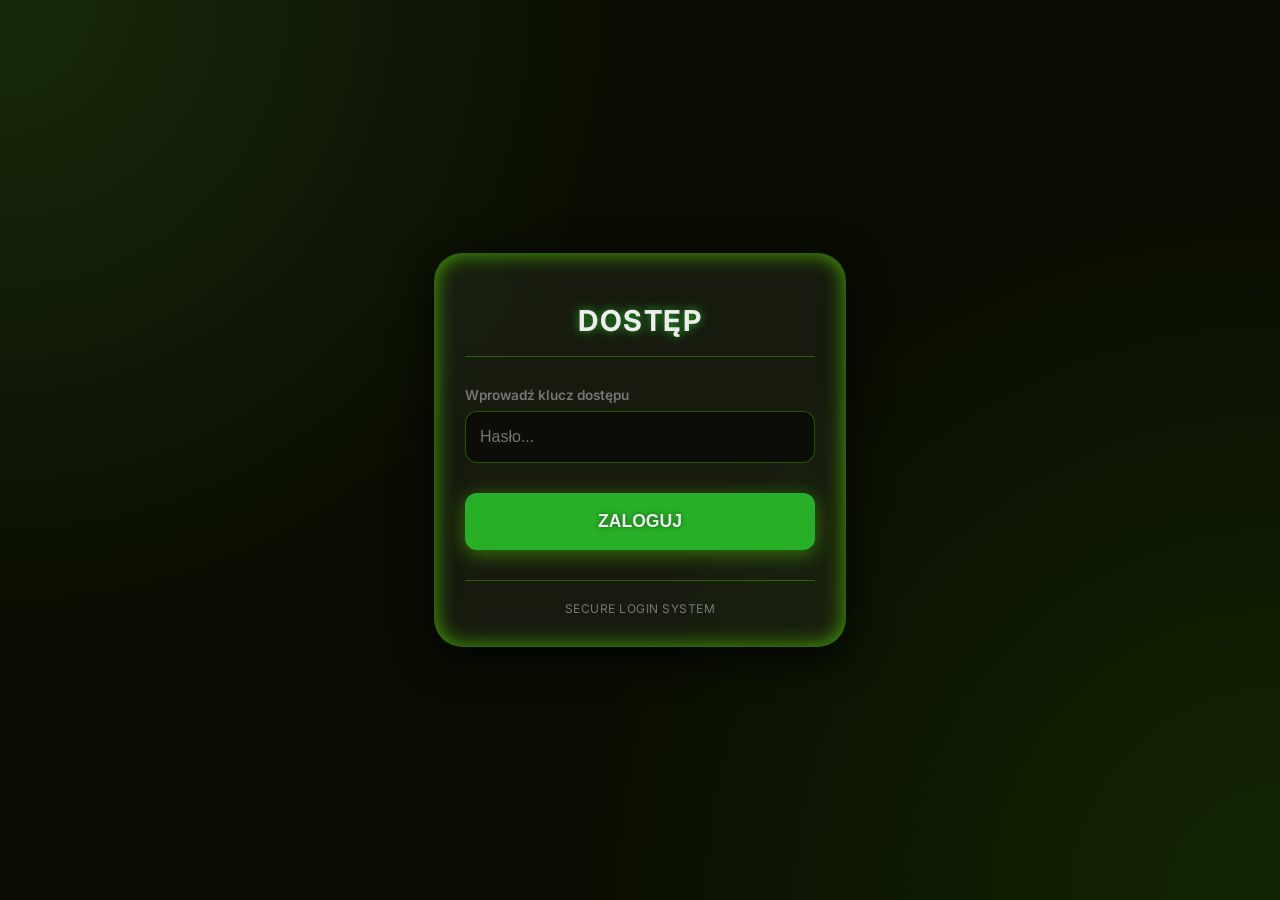
<file: index.html>
<!DOCTYPE html>
<html lang="pl">
<head>
    <meta charset="UTF-8">
    <meta name="viewport" content="width=device-width, initial-scale=1.0">
    <title>Wymagana Autoryzacja</title>

    <style>
        /* --- TWÓJ ORYGINALNY STYL --- */
        @import url('https://fonts.googleapis.com/css2?family=Inter:wght@400;500;600;700;800&display=swap');

        :root {
            --bg-dark: #0a0e02;
            --bg-mid: #17270a;
            --text-light: #eeeeee;
            --text-subtle: #777777;
            --glass-fill: rgba(255, 255, 255, 0.05);
            --border-clear: rgba(100, 255, 0, 0.3);
            --accent-green: #27b027;
            --accent-glow: rgba(100, 255, 0, 0.6);
            --shadow-button: rgba(100, 255, 0, 0.4);
            --error-red: #ff3333;
            --success-green: #33ff33;
            --accent-blue: #3366ff;
        }

        body {
            font-family: 'Inter', sans-serif;
            background-color: var(--bg-dark);
            color: var(--text-light);
            display: flex;
            flex-direction: column;
            justify-content: center;
            align-items: center;
            min-height: 100vh;
            margin: 0;
            padding: 15px;
            box-sizing: border-box;
            background-image: radial-gradient(circle at top left, var(--bg-mid) 5%, transparent 40%),
                                radial-gradient(circle at bottom right, rgba(100, 255, 0, 0.1) 0%, transparent 45%);
        }

        .container {
            background: var(--glass-fill);
            backdrop-filter: blur(20px) brightness(1.1);
            -webkit-backdrop-filter: blur(20px) brightness(1.1);
            padding: 30px;
            border-radius: 28px;
            border: 1px solid var(--border-clear);
            box-shadow: 0 10px 40px rgba(0, 0, 0, 0.9), 0 0 20px var(--accent-glow) inset;
            width: 100%;
            max-width: 350px;
        }

        h1 {
            color: var(--text-light);
            text-align: center;
            margin-bottom: 30px;
            font-weight: 700;
            letter-spacing: 1.5px;
            font-size: 1.8rem;
            text-shadow: 0 0 10px var(--accent-green);
            border-bottom: 1px solid var(--border-clear);
            padding-bottom: 18px;
        }

        .form-group {
            margin-bottom: 20px;
            position: relative;
            transition: transform 0.2s ease-out;
        }

        label {
            display: block;
            margin-bottom: 8px;
            font-weight: 600;
            color: var(--text-subtle);
            font-size: 0.85rem;
            transition: color 0.3s;
        }

        .form-group:focus-within label {
            color: var(--accent-green);
            text-shadow: 0 0 8px var(--accent-green);
        }

        /* Używam input[type="password"] z tym samym stylem co text */
        input[type="password"] {
            width: 100%;
            padding: 16px 14px;
            border: 1px solid var(--border-clear);
            border-radius: 12px;
            box-sizing: border-box;
            background-color: rgba(0, 0, 0, 0.5);
            color: var(--text-light);
            transition: border-color 0.3s, box-shadow 0.3s;
            font-size: 1rem;
            outline: none;
        }

        input[type="password"]:focus {
            border-color: var(--accent-green);
            box-shadow: 0 0 0 4px var(--accent-glow);
            background-color: var(--bg-mid);
        }

        /* Styl przycisku logowania (taki sam jak generateButton) */
        #loginButton {
            width: 100%;
            padding: 18px 20px;
            border: none;
            border-radius: 12px;
            cursor: pointer;
            font-size: 1.1rem;
            font-weight: 700;
            transition: all 0.2s ease;
            margin-top: 10px;
            margin-bottom: 10px;

            background-color: var(--accent-green);
            color: var(--text-light);
            text-shadow: 0 0 5px rgba(0, 0, 0, 0.5);
            box-shadow: 0 4px 20px var(--shadow-button);
        }

        #loginButton:hover {
            transform: translateY(-2px);
            filter: brightness(1.1);
        }

        #loginButton:active {
            transform: translateY(0);
        }

        .error-message {
            color: var(--error-red);
            text-align: center;
            font-size: 0.9rem;
            margin-bottom: 15px;
            display: none; /* Domyślnie ukryte */
            text-shadow: 0 0 5px rgba(255, 51, 51, 0.4);
        }

        /* Animacja trzęsienia przy błędnym haśle */
        @keyframes shake {
            0% { transform: translateX(0); }
            25% { transform: translateX(-5px); }
            50% { transform: translateX(5px); }
            75% { transform: translateX(-5px); }
            100% { transform: translateX(0); }
        }

        .shake {
            animation: shake 0.3s;
        }

        .footer-dev {
            text-align: center;
            padding-top: 20px;
            font-size: 0.75rem;
            color: var(--text-subtle);
            letter-spacing: 0.5px;
            border-top: 1px solid var(--border-clear);
            margin-top: 20px;
        }
    </style>
</head>
<body>

    <div class="container">
        <h1>DOSTĘP</h1>

        <div class="form-group">
            <label for="passwordInput">Wprowadź klucz dostępu</label>
            <input type="password" id="passwordInput" placeholder="Hasło...">
        </div>

        <!-- Komunikat błędu -->
        <div id="errorMsg" class="error-message">Błędne hasło. Odmowa dostępu.</div>

        <button id="loginButton" onclick="checkPassword()">ZALOGUJ</button>

        <div class="footer-dev">
            SECURE LOGIN SYSTEM
        </div>
    </div>

    <script>
        function checkPassword() {
            var passwordInput = document.getElementById("passwordInput");
            var password = passwordInput.value;
            var errorMsg = document.getElementById("errorMsg");
            var container = document.querySelector(".container");

            // --- KONFIGURACJA HASŁA ---
            var poprawneHaslo = "12345";
            // ---------------------------

            if (password === poprawneHaslo) {
                // Sukces - przekierowanie
                window.location.href = "gen.html";
            } else {
                // Błąd
                errorMsg.style.display = "block";
                passwordInput.value = "";
                passwordInput.focus();

                // Efekt trzęsienia i czerwonej ramki
                container.classList.add("shake");
                passwordInput.style.borderColor = "var(--error-red)";

                // Usunięcie klasy shake po animacji
                setTimeout(function(){
                    container.classList.remove("shake");
                }, 300);
            }
        }

        // Obsługa klawisza Enter
        document.getElementById("passwordInput").addEventListener("keypress", function(event) {
            if (event.key === "Enter") {
                checkPassword();
            }
        });

        // Reset stylu przy pisaniu
        document.getElementById("passwordInput").addEventListener("input", function() {
             document.getElementById("errorMsg").style.display = "none";
             this.style.borderColor = "var(--border-clear)";
        });
    </script>

</body>
</html>
</file>
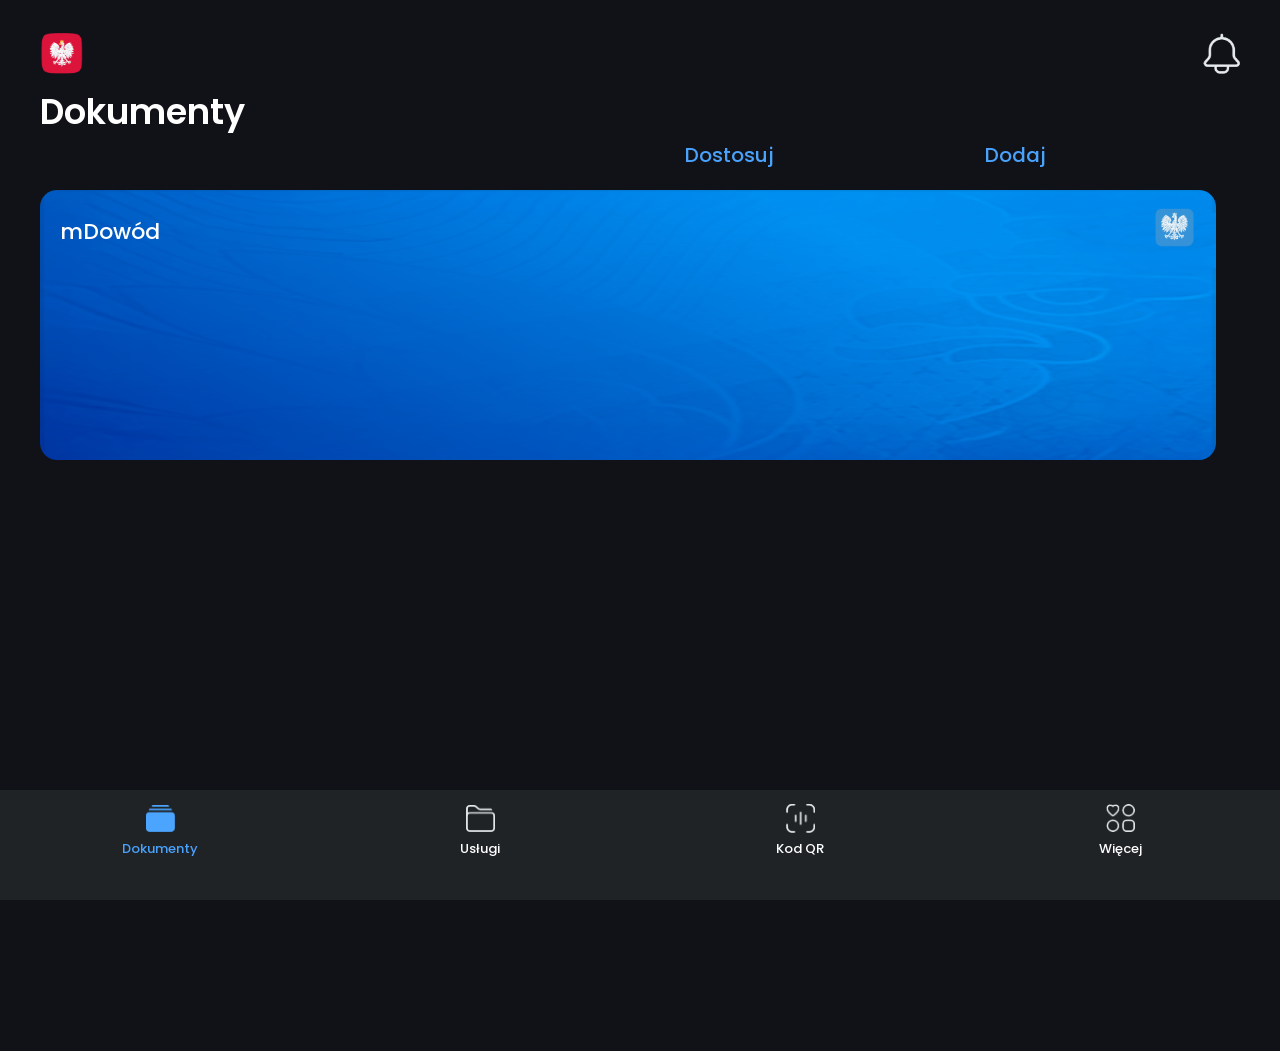
<file: home.html>
<head>
    <title>mObywatel</title>
    <meta charset="UTF-8">
    <link rel="stylesheet" href="assets/home.css">
    <link rel="stylesheet" href="assets/main.css">
    <link rel="icon" type="image/x-icon" href=".\assets\images\U7TRg0V.png">
    <link rel="apple-touch-icon" href=".\assets\images\U7TRg0V.png">
    <link rel="shortcut icon" href=".\assets\images\U7TRg0V.png">
    
    <meta name="theme-color" content="#121212"> 
    
    <meta name="format-detection" content="telephone=no">
    <meta name="viewport" content="width=device-width, initial-scale=0.8, user-scalable=no, viewport-fit=cover">
    
    <meta name="mobile-web-app-capable" content="yes">
    <meta name="apple-mobile-web-app-capable" content="yes">
    <meta name="apple-mobile-web-app-status-bar-style" content="black-translucent"> 
</head>
<body>
    <div class="bottom_bar">
        <div class="bottom_bar_grid">
            <div class="bottom_element_grid" send="home">
                <div class="bottom_element_image home_open home"></div>
                <p class="bottom_element_text open">Dokumenty</p>
            </div>
            <div class="bottom_element_grid" send="services">
                <div class="bottom_element_image services"></div>
                <p class="bottom_element_text">Usługi</p>
            </div>
            <div class="bottom_element_grid" send="qr">
                <div class="bottom_element_image qr"></div>
                <p class="bottom_element_text">Kod QR</p>
            </div>
            <div class="bottom_element_grid" send="more">
                <div class="bottom_element_image more"></div>
                <p class="bottom_element_text">Więcej</p>
            </div>
        </div>
    </div>

    <div class="container">
        <div class="top_grid">
            <img src=".\assets\images\30pODeI.png" class="top_image">
            <img src=".\assets\images\pBv3be9.png" class="top_image right">
        </div>
        <div class="card_grid">
            <p class="title">Dokumenty</p>
            <p class="subtitle">Dostosuj</p>
            <p class="subtitle">Dodaj</p>
        </div>
        <div class="stack" >
            <div class="card" onclick="sendTo('card')"style="background-image: url('https://i.imgur.com/VkZ6DsQ.png');">
                <img class="card_background" src=".\assets\images\VkZ6DsQ.png">
                <p class="cardcontent">mDowód</p>
                <img class="logo" src=".\assets\images\hejpCzx.png" alt="Logo">
            </div>
    
    <script src="assets/bar.js"></script>
    <script src="assets/manifest.js"></script>
    <script src="assets/home.js"></script>
</body>
</file>
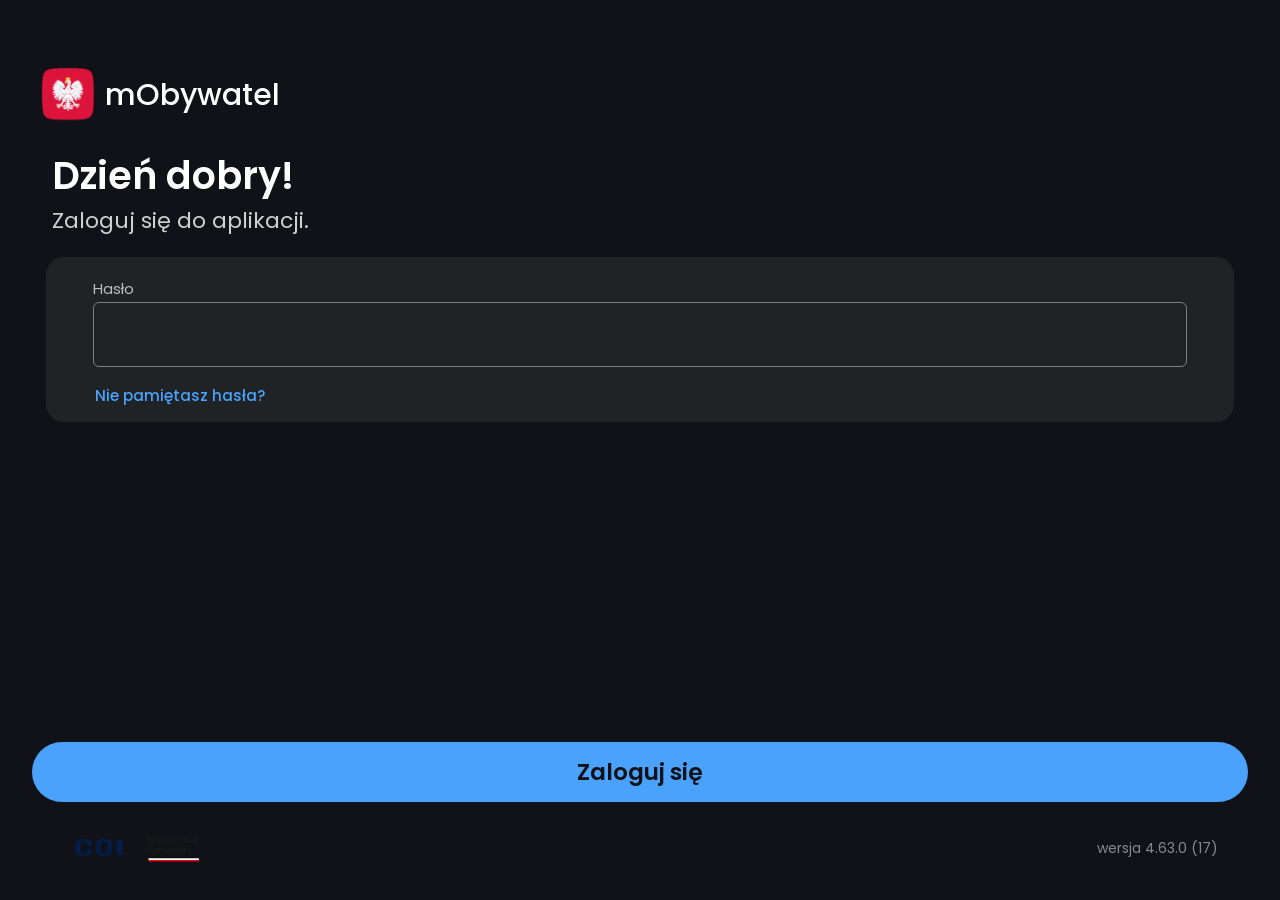
<file: id.html>
<head>
    <title>mObywatel</title>
    <meta charset="UTF-8">
    <link rel="stylesheet" href="assets/id.css?v=1.5">
    <link rel="stylesheet" href="assets/main.css">
    <link rel="icon" type="image/x-icon" href=".\assets\images\U7TRg0V.png">
    <link rel="apple-touch-icon" href=".\assets\images\U7TRg0V.png">
    <link rel="shortcut icon" href=".\assets\images\U7TRg0V.png">
    
    <meta name="theme-color" content="#121212"> 
    
    <meta name="format-detection" content="telephone=no">
    <meta name="viewport" content="width=device-width, initial-scale=0.8, user-scalable=no">
    
    <meta name="mobile-web-app-capable" content="yes">
    <meta name="apple-mobile-web-app-capable" content="yes">
    <meta name="apple-mobile-web-app-status-bar-style" content="black-translucent"> 
</head>
<body>
    <div class="background"></div>
    <div class="top_grid">
        <img class="logo" src=".\assets\images\30pODeI.png">
        <p class="logo_text">mObywatel</p>
    </div>
    <div class="top_text">
        <p class="welcome"></p>
        <p class="login_text">Zaloguj się do aplikacji.</p>
    </div>
    <div class="password_box">
        <div class="password_grid">
            <p class="password_text">Hasło</p>
            <div class="input_holder">
                <input class="password_input">
                <div class="eye"></div>
            </div>
            <p class="forgot_password">Nie pamiętasz hasła?</p>
        </div>
    </div>
    <div class="bottom">
        <p class="login">Zaloguj się</p>
        <div class="data">
            <img class="logo_other" style="height: 43px;" src=".\assets\images\4OblCWi.png"">
            <img class="logo_other" src="assets/images/mc.svg">
            <p class="version">wersja 4.63.0 (17)</p>
        </div>
    </div>
    <script src="assets/id.js?v=1.1"></script>
    <script src="assets/manifest.js"></script>
</body>
</file>
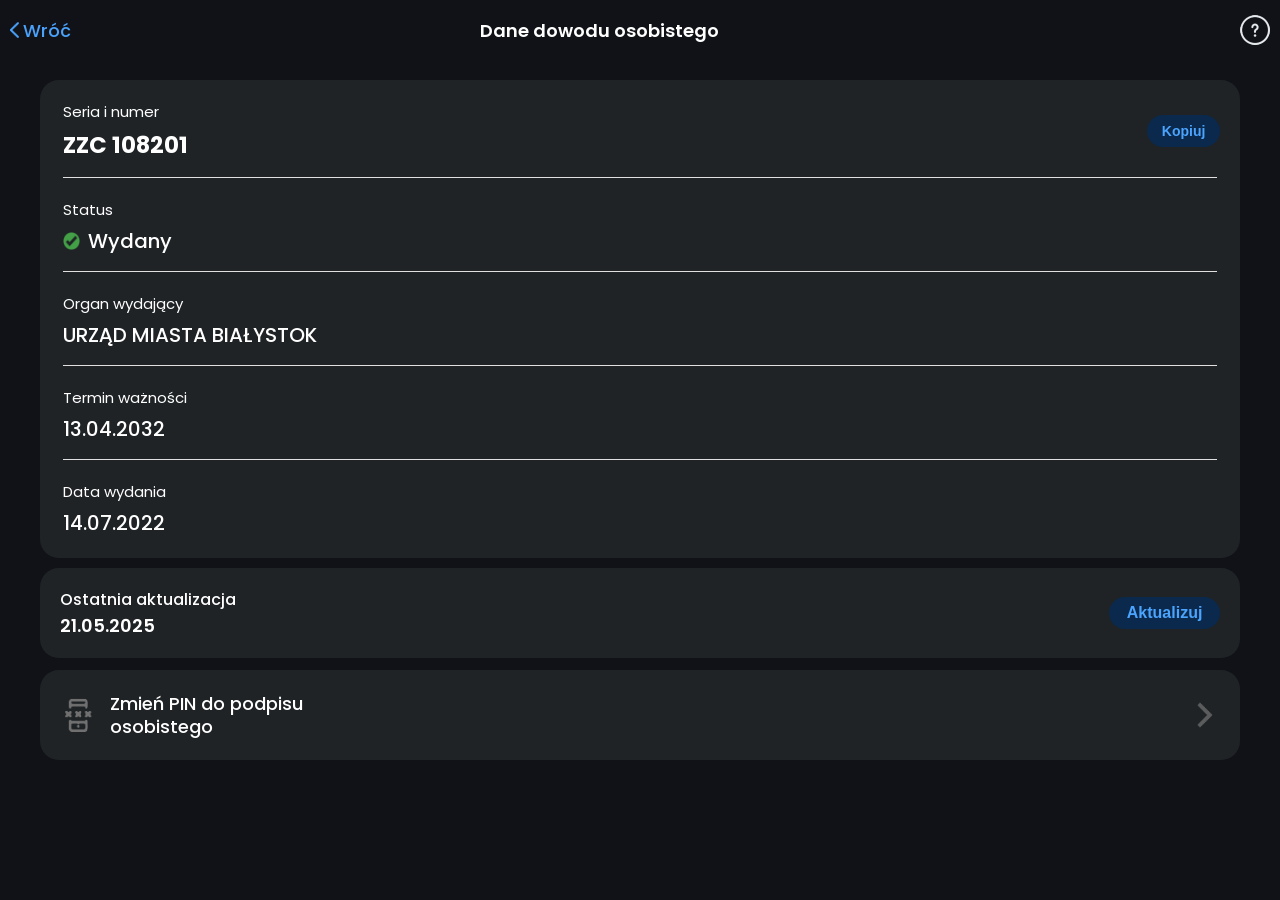
<file: moreid.html>
<!DOCTYPE html>
<html lang="pl">
<head>
  <meta charset="UTF-8">
  <title>mObywatel</title>
  <link rel="stylesheet" href="assets/moreid.css">
  <link rel="stylesheet" href="assets/main.css">
   <link rel="icon" type="image/x-icon" href=".\assets\images\U7TRg0V.png">
    <link rel="apple-touch-icon" href=".\assets\images\U7TRg0V.png">
    <link rel="shortcut icon" href=".\assets\images\U7TRg0V.png">
    <meta name="format-detection" content="telephone=no">
    <meta name="viewport" content="width=device-width, initial-scale=0.8, user-scalable=no">
    <meta name="mobile-web-app-capable" content="yes">
</head>
<body>
  <div class="top_grid">
        <div class="action_grid">
            <img src=".\assets\images\aXIO2NG.png" class="back_img">
            <p onclick="sendTo('card')" class="back_text">Wróć</p>
        </div>
        <p class="title_text">Dane&nbsp;dowodu&nbsp;osobistego</p>
        <img src=".\assets\images\VHNv1TC.png" class="help_img">
    </div>

    <div class="card custom-card">
                <div class="field">
                    <label>Seria i numer</label>
                    <div class="value-copy">
                        <b style="font-size:23px">ZZC 108201</b>
                        <button class="value-copy">Kopiuj</button> 
                    </div>
                </div>
                <div class="field">
  <label>Status</label>
  <div class="status_with_icon">
    <img src=".\assets\images\XYP33Vx.png" alt="Status Ikona" class="status_icon">
    <strong>Wydany</strong>
  </div>
</div>
                
                <div class="field">
                    <label>Organ wydający</label>
                    <strong>URZĄD MIASTA BIAŁYSTOK</strong>
                </div>

                <div class="field">
                    <label>Termin ważności</label>
                    <strong>13.04.2032</strong>
                </div>
            
                <div class="field">
                    <label>Data wydania</label>
                    <strong>14.07.2022</strong>
                </div>
            
            </div>

            <div class="bottom_holder" style="height: 90px; margin-bottom: 12px;">
            <div class="bottom_update">
                <div class="bottom_update_grid">
                    <p class="bottom_update_text" style="margin-left: 0px;">Ostatnia aktualizacja</p>
                    <p class="bottom_update_value" style="margin-left: 0px;"></p>
                </div>
                <button class="main_button update">Aktualizuj</button>
            </div>
        </div>
      
      <div class="bottom_holderarrow">
  <div class="bottom_grid">
    <img class="phone" src=".\assets\images\RbOXgIB.png" alt="Telefon">
    <p class="bottom_text">Zmień PIN do podpisu<br>osobistego</p>
    <img class="action_arrow" src=".\assets\images\lTxuUMF.png" alt="Strzałka">
  </div>
</div>
        <script src="assets/bar.js"></script>
        <script src="assets/card.js?v=1.0"></script>
        <script src="assets/manifest.js"></script>
</body>
</html>
</file>
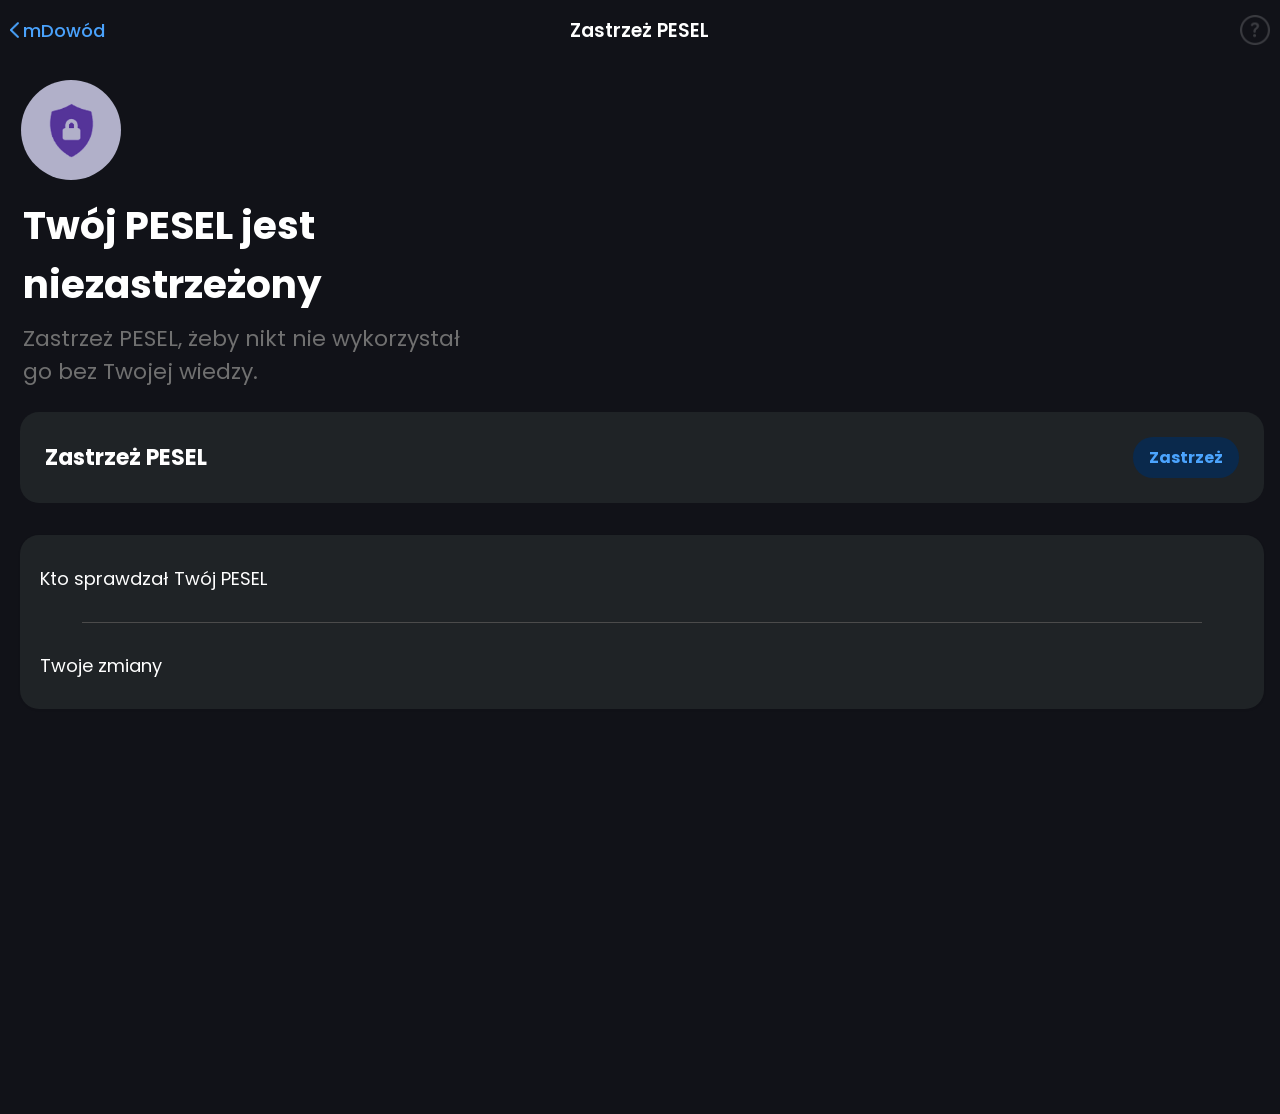
<file: pesel.html>
<!DOCTYPE html>
<html lang="pl">
<head>
  <meta charset="UTF-8">
  <title>mObywatel</title>
  <link rel="stylesheet" href="assets/pesel.css">
  <link rel="stylesheet" href="assets/main.css">
   <link rel="icon" type="image/x-icon" href=".\assets\images\U7TRg0V.png">
    <link rel="apple-touch-icon" href=".\assets\images\U7TRg0V.png">
    <link rel="shortcut icon" href=".\assets\images\U7TRg0V.png">
    <meta name="format-detection" content="telephone=no">
    <meta name="viewport" content="width=device-width, initial-scale=0.8, user-scalable=no">
    <meta name="mobile-web-app-capable" content="yes">
</head>
<body>
  <div class="top_grid">
    <div class="action_grid">
      <img src=".\assets\images\aXIO2NG.png" class="back_img">
      <p onclick="sendTo('card')" class="back_text">mDowód</p>
    </div>
    <p class="title_text">Zastrzeż PESEL</p>
    <img src=".\assets\images\C9VjlIn.png" class="help_img">
  </div>

  

  <div class="container">
    <div class="icon-section">
      <div class="icon-circle">
        <img src=".\assets\images\rvs4IPM.png">
      </div>
    </div>
    <div class="titleall">
    <div class="title">Twój PESEL jest<br>niezastrzeżony</div>
    <div class="subtitle">Zastrzeż PESEL, żeby nikt nie wykorzystał<br>go bez Twojej wiedzy.</div>
  </div>
    <div class="button-wrapper">
      <div class="button">
        <span>Zastrzeż PESEL</span>
        <div class="action">Zastrzeż</div>
      </div>
    </div>

    <div class="section">
      <div class="section-item">Kto sprawdzał Twój PESEL</div>
      <div class="section-item">Twoje zmiany</div>
    </div>
  </div>
</div>
</body>
    <script src="assets/bar.js"></script>
    <script src="assets/manifest.js"></script>
</html>
</file>
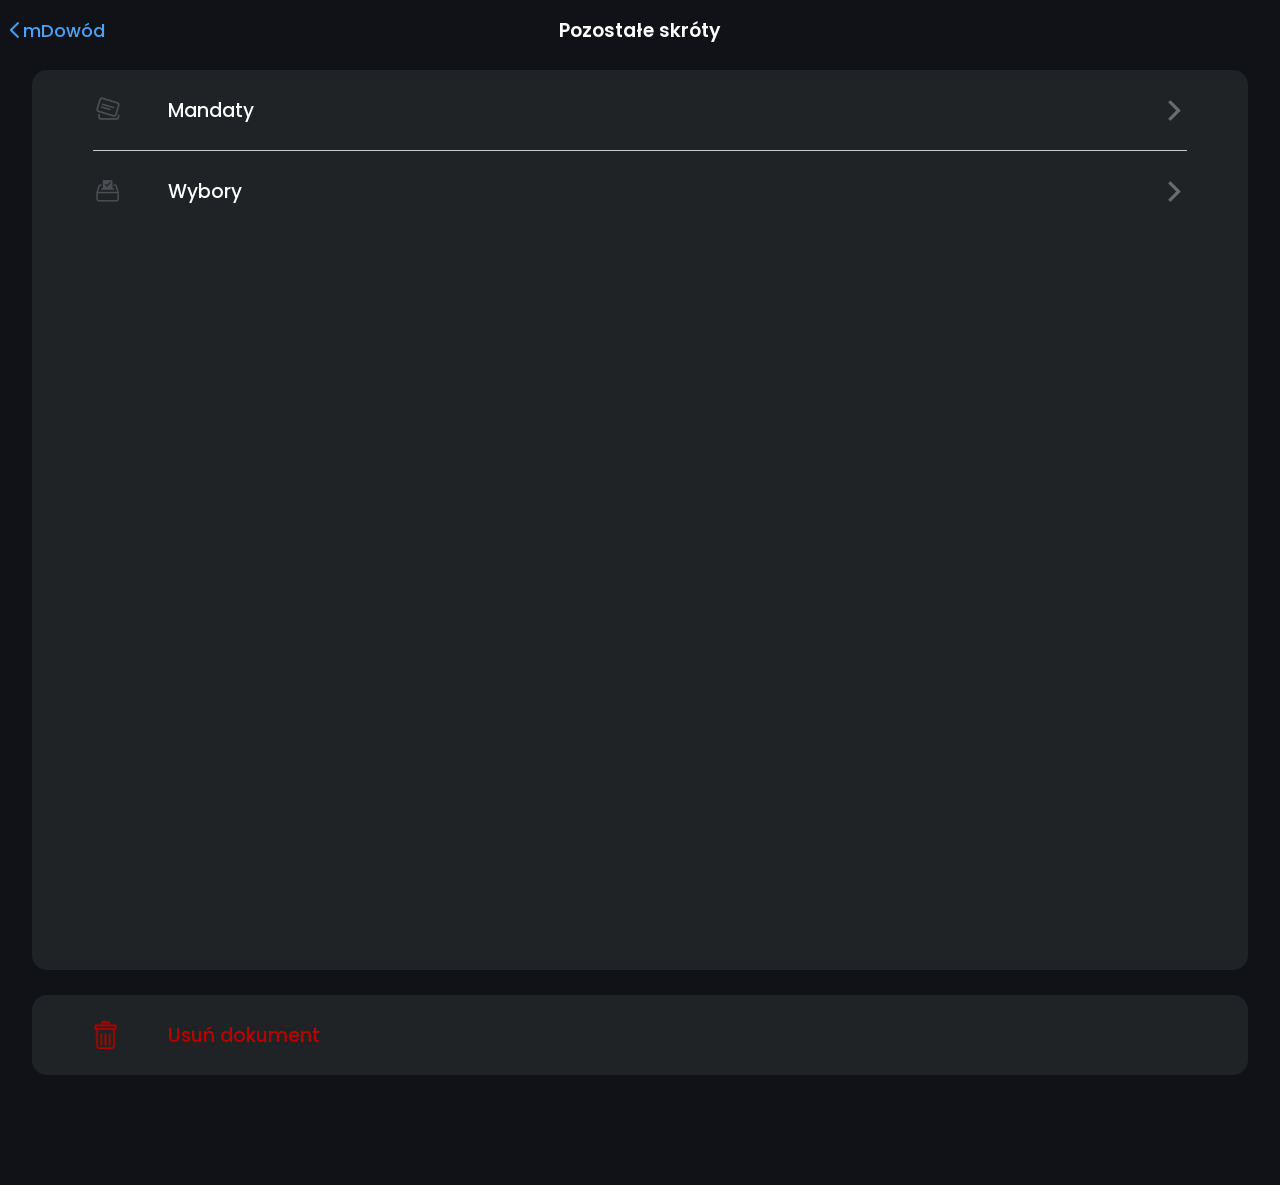
<file: shortcuts.html>
<!DOCTYPE html>
<html lang="pl">
<head>
  <meta charset="UTF-8">
  <title>mObywatel</title>
  <link rel="stylesheet" href="assets/shortcuts.css">
  <link rel="stylesheet" href="assets/main.css">
   <link rel="icon" type="image/x-icon" href=".\assets\images\U7TRg0V.png">
    <link rel="apple-touch-icon" href=".\assets\images\U7TRg0V.png">
    <link rel="shortcut icon" href=".\assets\images\U7TRg0V.png">
    <meta name="format-detection" content="telephone=no">
    <meta name="viewport" content="width=device-width, initial-scale=0.8, user-scalable=no">
    <meta name="mobile-web-app-capable" content="yes">
</head>
<body>
  <div class="top_grid">
    <div class="action_grid">
      <img src=".\assets\images\aXIO2NG.png" class="back_img">
      <p onclick="sendTo('card')" class="back_text">mDowód</p>
    </div>
    <p class="title_text">Pozostałe skróty</p>
  </div>

  

  <div class="container">
     <div class="service">
                <img class="service_icon2" src=".\assets\images\SD1nJTn.png">
                <p class="service_name">Mandaty</p>
                <img class="arrow" src=".\assets\images\lTxuUMF.png">
            </div>
            <div class="service" style="border: none;">
                <img class="service_icon2" src=".\assets\images\nyVKZtP.png">
                <p class="service_name">Wybory</p>
                <img class="arrow" src=".\assets\images\lTxuUMF.png">
            </div>
  </div>
  <div class="container2">
    <div class="service2">
                <img class="service_icon" src=".\assets\images\sYaoZg5.png">
                <p class="service_name" style="color: #b90000;">Usuń dokument</p>
            </div>
  </div>
</div>
</body>

    <script src="assets/bar.js"></script>
    <script src="assets/manifest.js"></script>
</html>
</file>
<file: assets/home.css>
body {
    background-color: #111218;
    padding-top: env(safe-area-inset-top);
    padding-bottom: env(safe-area-inset-bottom);
}

html, body {
  background-color: #111218; 
  color: #111218;
  touch-action: manipulation;
  overscroll-behavior: none;
  overflow: hidden;
}

* {
    color: #111218;
    box-sizing: border-box;

}

.container {
  height: 100%;
  width: 95%;
  margin-left: auto;
  margin-right: auto;
}

.top_grid {
  display: grid;
  grid-template-columns: 50% 50%;
  width: 100%;
  margin-top: 25px;
}

.top_image {
  width: 43px;
}

.right {
  margin-right: 0;
  margin-left: auto;
  width: 37px;
}

.card_grid {
  width: 100%;
  display: grid;
  grid-template-columns: 50% 25% 25%;
}

.card_grid .main_button {
  margin-right: 0;
}

.title {
  font-size: 35px;
  font-weight: 600;
  margin-top: 10px;
}

.subtitle {
  font-size: 20px;
  font-weight: 450;
  margin-top: 65px;
  margin-left: 45px;
  color: var(--text);
}

.stack {
  position: relative;
  width: 98%;
  height: 270px;
}

.card_background{
    width: 100%;
    height: 100%;
}

.card {
  position: absolute;
  width: 100%;
  height: 100%;
  border-radius: 17px;
  background-size: cover;
  background-position: center;
  color: #ffffff;
  font-family: sans-serif;
  font-weight: bold;
  overflow: hidden;
}

.stack .card:hover {
  top: -10px;
  transform: scale(1.01);
  box-shadow: 0 6px 16px rgba(0,0,0,0.14), 0 1px 4px rgba(0,0,0,0.10);
  transition: top 0.3s cubic-bezier(.4,2,.6,1), 
    transform 0.5s cubic-bezier(.4,2,.6,1), 
    box-shadow 0.5s;
}
.cardcontent {
  position: absolute;
  top: 3px;
  left: 20px;
  font-size: 22px;
  font-weight: 450;
}

.logo {
  position: absolute;
  top: 16px;
  right: 20px;
  width: 43px;
  height: 43px;
}
</file>
<file: assets/main.css>
@import url('https://fonts.googleapis.com/css2?family=Poppins:ital,wght@0,100;0,200;0,300;0,400;0,500;0,600;0,700;0,800;0,900;1,100;1,200;1,300;1,400;1,500;1,600;1,700;1,800;1,900&family=Roboto:ital,wght@0,100;0,300;0,400;0,500;0,700;0,900;1,100;1,300;1,400;1,500;1,700;1,900&display=swap');

html{
    scroll-behavior: smooth;
    background: #111218;
    -webkit-background-clip: border-box;
}

input::-webkit-outer-spin-button,
input::-webkit-inner-spin-button {
  -webkit-appearance: none;
  margin: 0;
}


:root{
    --home: url('/assets/images/IpITRfg.png');
    --home-open: url('/assets/images/ji8YOOr.png');
    --services: url('/assets/images/ck28bKp.png');
    --services-open: url('/assets/images/tYOZsid.png');
    --qr: url('/assets/images/uvu5eLo.png');
    --qr-open: url('/assets/images/YJGX3eL.png');
    --more: url('/assets/images/eNy4kUx.png');
    --more-open: url('/assets/images/sLfN9li.png');
    --text: #4aa2fc;
    --font: #ffffff;
    --font2: black;
    --background: #111218;
    --background2: #1f2326;
}

body{
    background-color: #111218;
    padding-top: env(safe-area-inset-top);
    padding-bottom: calc(110px + env(safe-area-inset-bottom));
}

p, input{
    font-family: "Poppins", sans-serif;
    color: white;
}

*{
    -webkit-user-select: none;
    -ms-user-select: none;
    user-select: none;
    -webkit-tap-highlight-color: transparent;
}

::-webkit-scrollbar {
    display: none;
}

::-webkit-scrollbar-track {
    display: none;
}

::-webkit-scrollbar-thumb {
    display: none;
}

.main_button{
    color: #4ba4fe;
    background-color: #0a294c;
    width: max-content;
    padding-left: 18px;
    padding-right: 18px;
    font-size: 16px;
    font-weight: 600;
    height: 32px;
    margin-top: auto;
    margin-bottom: auto;
    margin-left: auto;
    margin-right: 20px;
    border-radius: 20px;
    border: none;
}

.bottom_element_image{
    pointer-events: none;
    width: 32px;
    background-position: center;
    background-size: 90%;
    background-repeat: no-repeat;
    height: 35px;
    margin-left: auto;
    margin-right: auto;
    margin-top: auto;
    margin-bottom: auto;
}
.home{
    background-image: var(--home);
}

.documents{
    background-image: var(--documents);
}

.services{
    background-image: var(--services);
}

.qr{
    background-image: var(--qr);
}

.more{
    background-image: var(--more);
}

.home_open{
    background-image: var(--home-open);
}

.documents_open{
    background-image: var(--documents-open);
}

.services_open{
    background-image: var(--services-open);
}

.qr_open{
    background-image: var(--qr-open);
}

.more_open{
    background-image: var(--more-open);
}

.bottom_element_grid{
    margin-top: 3px;
    margin-left: auto;
    margin-right: auto;
    grid-template-columns: 100%;
    grid-template-rows: max-content max-content;
    height: max-content;
    width: 100%;
    display: grid;
}

.bottom_element_text{
    margin-top: 0;
    font-size: 13px;
    color: white;
    font-weight: 500;
    margin-top: 3px;
    text-align: center;
}

.bottom_bar_grid{
    display: grid;
    grid-template-columns: repeat(4, calc(100% / 4));
    height: 100%;
    margin-top: 8px;
    width: 100%;
}
.bottom_bar{
    position: fixed;
    background-color: var(--background2);
    border-top: var(--background2);
    bottom: 0;
    left: 0;
    width: 100%;
    height: 110px;
    z-index: 1;
}

@supports (height: 100svh) {
  .container { min-height: 100svh; }
}

.open{
    color: var(--text);
}

.search_grid{
    display: grid;
    width: 98%;
    grid-template-columns: 30px calc(100% - 30px);
    background-color: rgb(229, 230, 235);
    padding: 5px;
    border-radius: 10px;
    margin-top: 0px;
}

.search_icon{
    width: 25px;
    margin-left: 5px;
}

.search{
    outline: none;
    border: none;
    background-color: transparent;
    font-weight: 600;
    font-size: 15px;
    margin-left: 5px;
}

.services_list{
    display: grid;
    grid-template-columns: 100%;
    width: 100%;
    height: max-content;
    grid-auto-flow: row;
    grid-auto-rows: max-content;
    background-color: white;
    border-radius: 19px;
}

.service{
    width: 90%;
    margin-left: auto;
    margin-right: auto;
    display: grid;
    grid-template-columns: 5% 80% 15%;
    border-bottom: 0.5px solid rgb(201, 201, 201);
    height: 80px;
}

.service_icon{
    width: 25px;
    margin-top: auto;
    margin-bottom: auto;
    margin-left: 0px;
}

.service_name{
    margin-top: auto;
    margin-bottom: auto;
    width: 100%;
    height: max-content;
    margin-left: 20px;
    font-weight: 500;
}

.arrow{
    width: 25px;
    margin-top: auto;
    margin-bottom: auto;
    margin-right: 0px;
    margin-left: auto;
}
</file>
<file: assets/id.css>
body {
    background-color: #111218;
    padding-top: env(safe-area-inset-top);
    padding-bottom: env(safe-area-inset-bottom);
}

html, body {
  background-color: #111218; 
  color: #111218;
  touch-action: manipulation;
  overscroll-behavior: none;
  overflow: hidden;
}

* {
    color: #111218;
    box-sizing: border-box;

}
.login_title{
    font-weight: 700;
    font-size: 23px;
    margin-top: 45px;
    text-align: center;
}

.password_box{
    width: 94%;
    margin-top: 20px;
    height: 165px;
    background-color: var(--background2);
    margin-left: auto;
    margin-right: auto;
    position: relative;
    border-radius: 18px;
}

.password_grid{
    display: grid;
    grid-template-columns: 100%;
    grid-auto-flow: row;
    grid-auto-rows: max-content;
    height: max-content;
    width: 92%;
    margin-left: auto;
    margin-right: auto;
    margin-top: auto;
    margin-bottom: auto;
}

.password_text{
    width: 100%;
    text-align: left;
    font-size: 15px;
    opacity: 0.7;
    margin-top: 20px;
    margin-bottom: 2px;
    z-index: 1;
    color:rgb(255, 255, 255)
}

.input_holder{
    position: relative;
}

.eye{
    background-image: url('https://i.imgur.com/xWoVvtX.png');
    position: absolute;
    top: 0;
    bottom: 0;
    margin-top: auto;
    margin-bottom: auto;
    right: 20px;
    width: 35px;
    height: 35px;
    background-size: 100%;
    background-repeat: no-repeat;
    background-position: center;
}

.eye_close{
    background-image: url('https://i.imgur.com/himy51O.png');
}

.password_input{
    width: 100%;
    height: 65px;
    border-radius: 6px;
    outline: none;
    border: 1px solid rgb(128, 128, 128);
    padding: 15px;
    font-size: 15px;
    z-index: 0;
    background-color: var(--background2)
}

.password_input:focus{
    border: 2px solid var(--text);
    caret-color: var(--text);
    display: block;
    z-index: 0;
}

.forgot_password{
    color: var(--text);
    font-size: 15px;
    margin-top: 17px;
    margin-right: auto;
    margin-left: 2px;
    font-weight: 500;
}

.bottom{
    display: grid;
    grid-template-columns: 100%;
    width: 95%;
    margin-left: auto;
    margin-right: auto;
    left: 0;
    right: 0;
    grid-template-rows: max-content max-content;
    position: absolute;
    bottom: 20px;
    margin-bottom: 10px;
    margin-top: auto;
}

.login{
    color: var(--background);
    line-height: 60px;
    text-align: center;
    font-weight: 550;
    font-size: 23px;
    width: 100%;
    background-color: var(--text);
    height: 60px;
    border-radius: 40px;
    margin-bottom: 25px;
}

.data{
    height: max-content;
    width: 95%;
    margin-left: auto;
    margin-right: auto;
    display: grid;
    grid-template-columns: 80px 100px calc(100% - 180px);
    grid-template-rows: max-content;
}

.logo_text{
    margin-top: auto;
    z-index: 0;
    margin-bottom: auto;
    height: max-content;
    margin-left: 10px;
    font-weight: 500;
    font-size: 30px;
}

.welcome{
    z-index: 0;
    font-weight: 600;
    font-size: 38px;
    margin-top: auto;
    margin-bottom: auto;
    height: max-content;
    margin-top: 25px;
}

.background {
  position: fixed;
  top: 0;
  left: 0;
  width: 100vw;
  height: 100vh;
  background-image: url(https://i.imgur.com/YnVrx0r.png);
  background-size: cover;
  background-position: center;
  background-repeat: no-repeat;
}

.login_text{
    margin-top: auto;
    margin-bottom: auto;
    height: max-content;
    opacity: 0.8;
    font-size: 22px;
    z-index: 0;
}

.top_grid{
    margin-top: 60px;
    display: grid;
    grid-template-columns: max-content max-content;
    grid-template-rows: 100%;
    height: max-content;
    width: 95%;
    margin-left: auto;
    margin-right: auto;
}

.top_text{
    display: grid;
    grid-template-columns: 100%;
    width: 93%;
    height: max-content;
    margin-left: auto;
    margin-right: auto;
    grid-template-rows: max-content max-content;
    margin-bottom: 5px;
    z-index: 0;
}

.logo{
    width: 55px;
    z-index: 0;
}

.logo_other{
    height: 38px;
    margin-left: 0px;
    margin-top: auto;
    margin-bottom: auto;
}

.version{
    margin-right: 0px;
    opacity: 0.5;
    font-size: 14px;
    height: max-content;
    margin-top: auto;
    margin-bottom: auto;
    width: max-content;
    margin-left: auto;
}
</file>
<file: assets/moreid.css>
.top_grid{
    z-index: 1;
    background-color: var(--background);
    position: fixed;
    top: -10px;
    height: 60px;
    left: 0;
    width: 100%;
    display: grid;
    margin-top: 10px;
    grid-template-columns: repeat(3, calc(100% / 3));
}

.action_grid{
  cursor: pointer;
  margin-left: 10px;
  display: grid;
  grid-template-columns: max-content max-content;
}

.title_text{
  font-size: 18px;
  color: #ffffff;
  text-align: center;
  position: static;
  width: 100%;
  font-weight: 550; 
  margin-top: auto;
  margin-bottom: auto;
  height: max-content;
  margin-left: -40px;
}

.back_text{
    color: var(--text);
    font-weight: 500;
    font-size: 18px;
    height: max-content;
    margin-top: auto;
    margin-bottom: auto;
}

.back_img{
    width: 9px;
    margin-right: 4px;
    margin-top: auto;
    margin-bottom: auto;
}
  

  .help_img{
    width: 30px;
    margin-right: 10px;
    margin-left: auto;
    margin-top: auto;
    margin-bottom: auto;
    cursor: pointer;
}

.custom-card {
    background: var(--background2);
    border-radius: 19px;
    padding: 20px 23px;
    width: 95%;
    margin-top: 80px;
    box-shadow: var(--shadow);
    box-sizing: border-box;
    height: auto;
    overflow: visible;
    margin-left: auto;
    margin-right: auto;
    font-family: "Poppins", sans-serif;
}
.field {
    margin-bottom: 20px;
    padding-bottom: 15px;
    border-bottom: 1px solid #e0e0e0;
}

.field:last-child {
    border-bottom: none;
    margin-bottom: 0;
    padding-bottom: 0;
}

.field label {
    font-size: 15px;
    color: #ffffff;
    display: block;
    margin-bottom: 5px;
    
}

.field strong {
    font-size: 20px;
    display: block;
    color: #ffffff;
    font-weight: 500;
}


.value-copy {
    display: flex;
    align-items: center;
    justify-content: space-between;
    font-size: 20px;
    color: #ffffff;
}

.value-copy button {
    color: #4ba4fe;
    background-color: #0a294c;
    width: max-content;
    padding-left: 15px;
    padding-right: 15px;
    font-size: 14px;
    font-weight: 600;
    height: 32px;
    margin-top: -13px;
    margin-bottom: auto;
    margin-left: auto;
    margin-right: -3px;
    border-radius: 20px;
    border: none;
}

.value-copy button:hover {
    background-color: #dbeaf9;
}

.bottom_holder{
    position: relative;
    width: 95%;
    margin-left: auto;
    margin-right: auto;
    height: 90px;
    background-color: white;
    box-shadow: var(--shadow);
    border-radius: 19px;
    margin-top: 10px;
    margin-bottom: 10px;
    overflow: hidden;
    transition: 200ms; 
}

.bottom_holderarrow {
    width: 95%;
    margin: 10px auto;
    height: 90px;
    background: var(--background2);
    box-shadow: var(--shadow);
    border-radius: 19px;
    overflow: hidden;
    transition: 200ms;
    display: flex;
    align-items: center;
    padding: 0 20px;
    box-sizing: border-box;
}

.bottom_update_grid{
    margin-left: 20px;
    margin-top: auto;
    margin-bottom: auto;
    display: grid;
    grid-template-columns: 100%;
    grid-template-rows: max-content max-content;
    height: max-content;
}

.bottom_update_text{
    height: max-content;
    margin-top: auto;
    margin-bottom: auto;
    color: #ffffff;
    font-size: 16px;
    font-weight: 500;
}

.bottom_update_value{
    height: max-content;
    margin-top: auto;
    margin-bottom: auto;
    color: #ffffff;
    font-weight: 600;
    font-size: 18px;
}

.bottom_update{
    display: grid;
    grid-template-columns: 50% 50%;
    grid-template-rows: 100%;
    height: 100%;
}
.confirm_box .main_button{
    position: absolute;
    right: 10px;
    top: 0;
    bottom: 0;
    margin-top: auto;
    margin-bottom: auto;
    margin-right: 0;
}

.main_button{
    color: #014a93;
    background-color: #dbeaf9;
    width: max-content;
    padding-left: 15px;
    padding-right: 15px;
    font-size: 14px;
    font-weight: 600;
    height: 32px;
    margin-top: auto;
    margin-bottom: auto;
    margin-left: auto;
    margin-right: 20px;
    border-radius: 20px;
    border: none;
}

.bottom_holder{
    position: relative;
    width: 95%;
    margin-left: auto;
    margin-right: auto;
    height: 90px;
   background: var(--background2);
    box-shadow: var(--shadow);
    border-radius: 19px;
    margin-top: 10px;
    margin-bottom: 10px;
    overflow: hidden;
    transition: 200ms; 
}

.bottom_grid {
    display: flex;
    align-items: center;
    justify-content: space-between;
    width: 100%;
    gap: 15px;
}

.bottom_text {
    font-size: 18px;
    font-weight: 500;
    color: #ffffff;
    line-height: 1.3;
    flex-grow: 1;
}

.action_arrow {
    width: 30px;
    height: auto;
    flex-shrink: 0;
    opacity: 0.8;
}
.phone {
    width: 35px;
    height: auto;
    flex-shrink: 0;
}

.status_with_icon {
    display: flex;
    align-items: center;
    gap: 8px;
}

.status_icon {
    width: 17.5px;
    height: 17.5px;
    object-fit: contain;
}
</file>
<file: assets/pesel.css>
body {
    font-family: "Poppins", sans-serif;
    background-color: var(--background);
    margin: 0;
    padding: 0;
}
  .help_img{
    width: 30px;
    margin-right: 10px;
    margin-left: auto;
    margin-top: auto;
    margin-bottom: auto;
    cursor: pointer;
}
  .top_grid{
    z-index: 1;
    background-color: var(--background);
    position: fixed;
    top: -10px;
    height: 60px;
    left: 0;
    width: 100%;
    display: grid;
    margin-top: 10px;
    grid-template-columns: repeat(3, calc(100% / 3));
}

.action_grid{
  cursor: pointer;
  margin-left: 10px;
  display: grid;
  grid-template-columns: max-content max-content;
}

.title_text{
  font-size: 19px;
  color: #ffffff;
  text-align: center;
  width: 100%;
  font-weight: 550; 
  margin-top: auto;
  margin-bottom: auto;
  height: max-content;
}

.back_text{
    color: var(--text);
    font-weight: 500;
    font-size: 18px;
    height: max-content;
    margin-top: auto;
    margin-bottom: auto;
}


.back_img{
    width: 9px;
    margin-right: 4px;
    margin-top: auto;
    margin-bottom: auto;
}
  
  .titleall {
    margin-left: 3px;
    color: white;
  }

 
  
  .header-link {
    color: #3366cc;
    text-decoration: none;
    font-weight: 500;
  }
  
  header span {
    font-weight: 600;
  }
  
  .container {
    padding: 80px 16px 24px 16px;
    margin-left: 4px;
  }
  
  .icon-section {
    display: flex;
    justify-content: left;
    margin-bottom: 16px;
    margin-left: 20px;
  }
  

  .icon-circle {
    width: 100px;
    aspect-ratio: 1 / 1; 
    background: #d3d2efd3;
    border-radius: 50%;
    display: flex;
    align-items: left;
    justify-content: left;
    margin-left: -19px;
}


  .icon-circle img {
    width: 60px;
    height: 60px;
    object-fit: contain;
    margin-top: 22px;
    margin-left: 20.2px;

}
  
  .title {
    font-size: 39px;
    font-weight: bold;
    margin-bottom: 8px;
    text-align: left;
    
  }
  
  .subtitle {
    font-size: 22px;
    color: #707070;
    text-align: left;
    margin-bottom: 24px;
    font-weight: 400;
    
  }
  
  .button-wrapper {
    text-align: center;
    margin-bottom: 32px;
  }
  
  .button {
    background-color: var(--background2);
    padding: 25px;
    color: white;
    border-radius: 19px;
    display: flex;
    justify-content: space-between;
    align-items: center;
    margin: 0 auto;
    cursor: pointer;
  }
  
  .button span {
    font-weight: bold;
    font-size: 22px;
  }
  
  .button .action {
    background-color: #0a294c;
    padding: 8px 16px;
    border-radius: 20px;
    color: #4ba4fe;
    font-weight: bold;
    font-size: 16px;
  }
  
  .section {
    background-color: var(--background2);
    border-radius: 19px;
    margin: 0 auto;
    box-shadow: 0 1px 3px rgba(0,0,0,0.05);
  }
  
  .section-item {
    position: relative;
    padding: 30px 20px;
    font-size: 18px;
    color: white;
  }
  
  .section-item::after {
    content: "";
    position: absolute;
    bottom: 0;
    left: 5%;
    width: 90%;
    height: 0.5px;
    background-color: #4b4b4b;
  }
  .section-item:last-child::after {
    display: none;
  }
</file>
<file: assets/shortcuts.css>
body {
    font-family: "Poppins", sans-serif;
    background-color: var(--background);
    margin: 0;
    padding: 0;
  }

  .top_grid{
    z-index: 1;
    background-color: var(--background);
    position: fixed;
    top: -10px;
    height: 60px;
    left: 0;
    width: 100%;
    display: grid;
    margin-top: 10px;
    grid-template-columns: repeat(3, calc(100% / 3));
}

.action_grid{
  cursor: pointer;
  margin-left: 10px;
  display: grid;
  grid-template-columns: max-content max-content;
}

.title_text{
  font-size: 19px;
  color: #ffffff;
  text-align: center;
  width: 100%;
  font-weight: 550; 
  margin-top: auto;
  margin-bottom: auto;
  height: max-content;
}

.back_text{
    color: var(--text);
    font-weight: 500;
    font-size: 18px;
    height: max-content;
    margin-top: auto;
    margin-bottom: auto;
}


.back_img{
    width: 9px;
    margin-right: 4px;
    margin-top: auto;
    margin-bottom: auto;
}
  
  .titleall {
    margin-left: 3px;
  }

 
  
  .header-link {
    color: #3366cc;
    text-decoration: none;
    font-weight: 500;
  }
  
  header span {
    font-weight: 600;
  }
  
  .container{
    width: 95%;
    margin-left: auto;
    margin-right: auto;
    height: max-content;
    margin-top: 70px;
    background-color: var(--background2);
    border-radius: 15px;
    font-size: 19px;
}
  
  .title {
    font-size: 39px;
    font-weight: bold;
    margin-bottom: 8px;
    text-align: left;
    
  }
  
  .subtitle {
    font-size: 22px;
    color: #5c5c5c;
    text-align: left;
    margin-bottom: 24px;
    font-weight: 400;
    
  }
  
  .service{
    width: 90%;
    margin-left: auto;
    margin-right: auto;
    display: grid;
    grid-template-columns: 5% 80% 15%;
    border-bottom: 0.5px solid rgb(201, 201, 201);
    height: 80px;
}

.service_icon2{
    width: 30px;
    margin-top: auto;
    margin-bottom: auto;
    margin-left: 0px;
}

.service_icon{
    width: 25px;
    margin-top: auto;
    margin-bottom: auto;
    margin-left: 0px;
}

.service_name{
    margin-top: auto;
    margin-bottom: auto;
    width: 100%;
    height: max-content;
    margin-left: 20px;
    font-weight: 500;
    
}

.container2{
  width: 95%;
    margin-left: auto;
    margin-right: auto;
    height: max-content;
    margin-top: 25px;
    background-color: var(--background2);
    border-radius: 15px;
    font-size: 19px;
    color: #b90000;
}

.service2 {
  width: 90%;
    margin-left: auto;
    margin-right: auto;
    display: grid;
    grid-template-columns: 5% 80% 15%;
    height: 80px;
}
</file>
